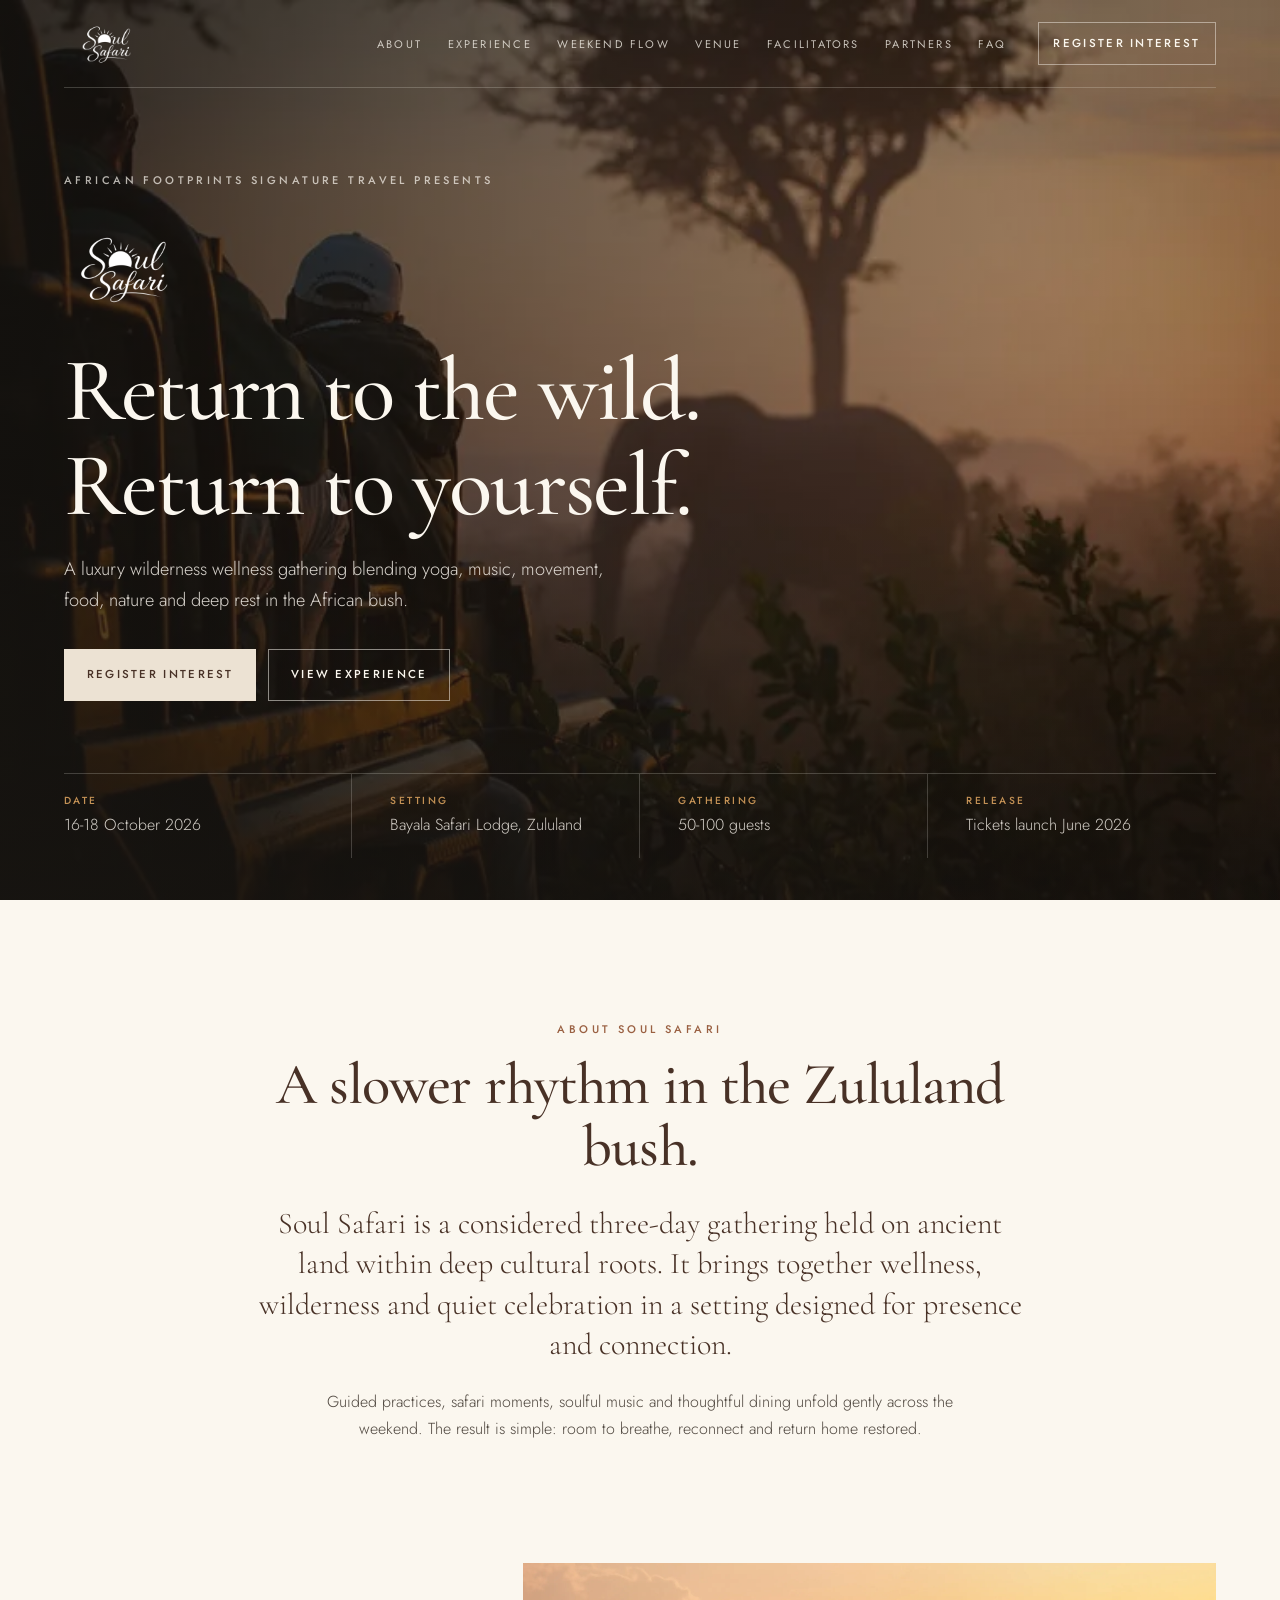
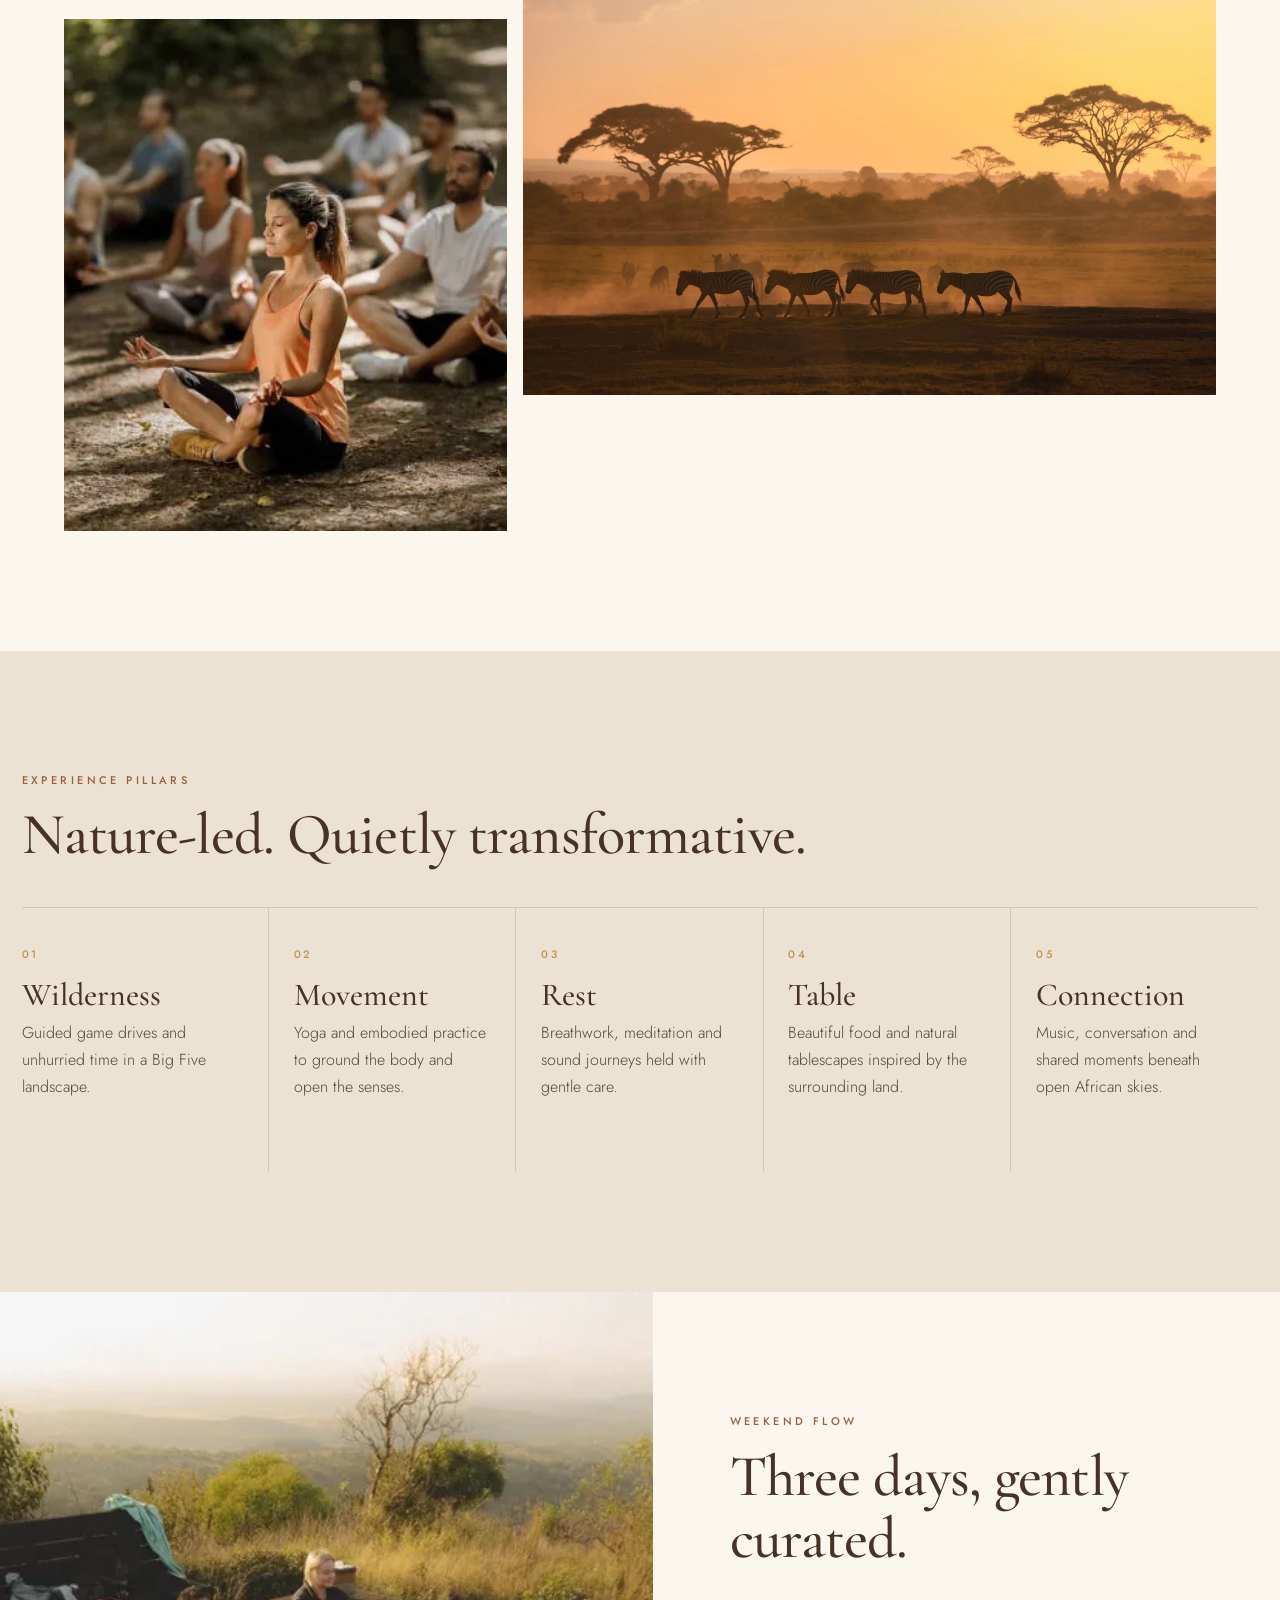
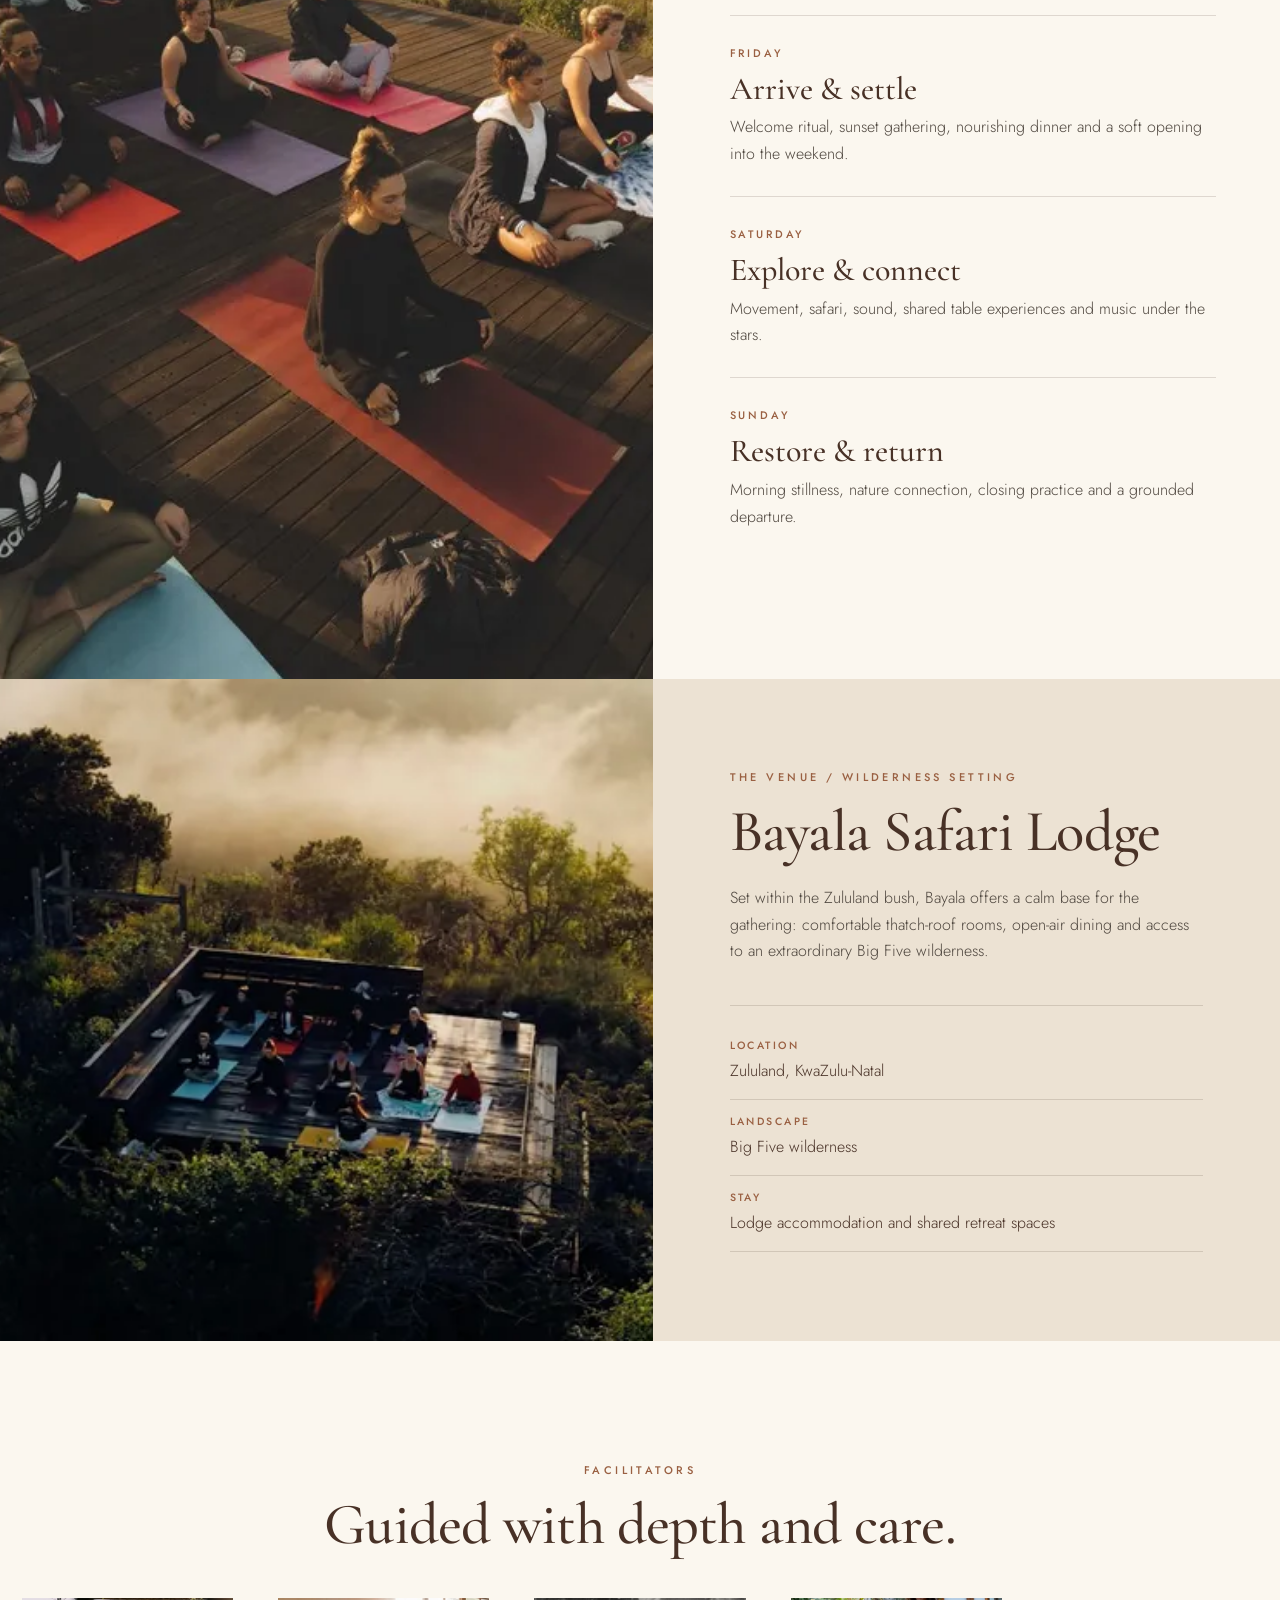
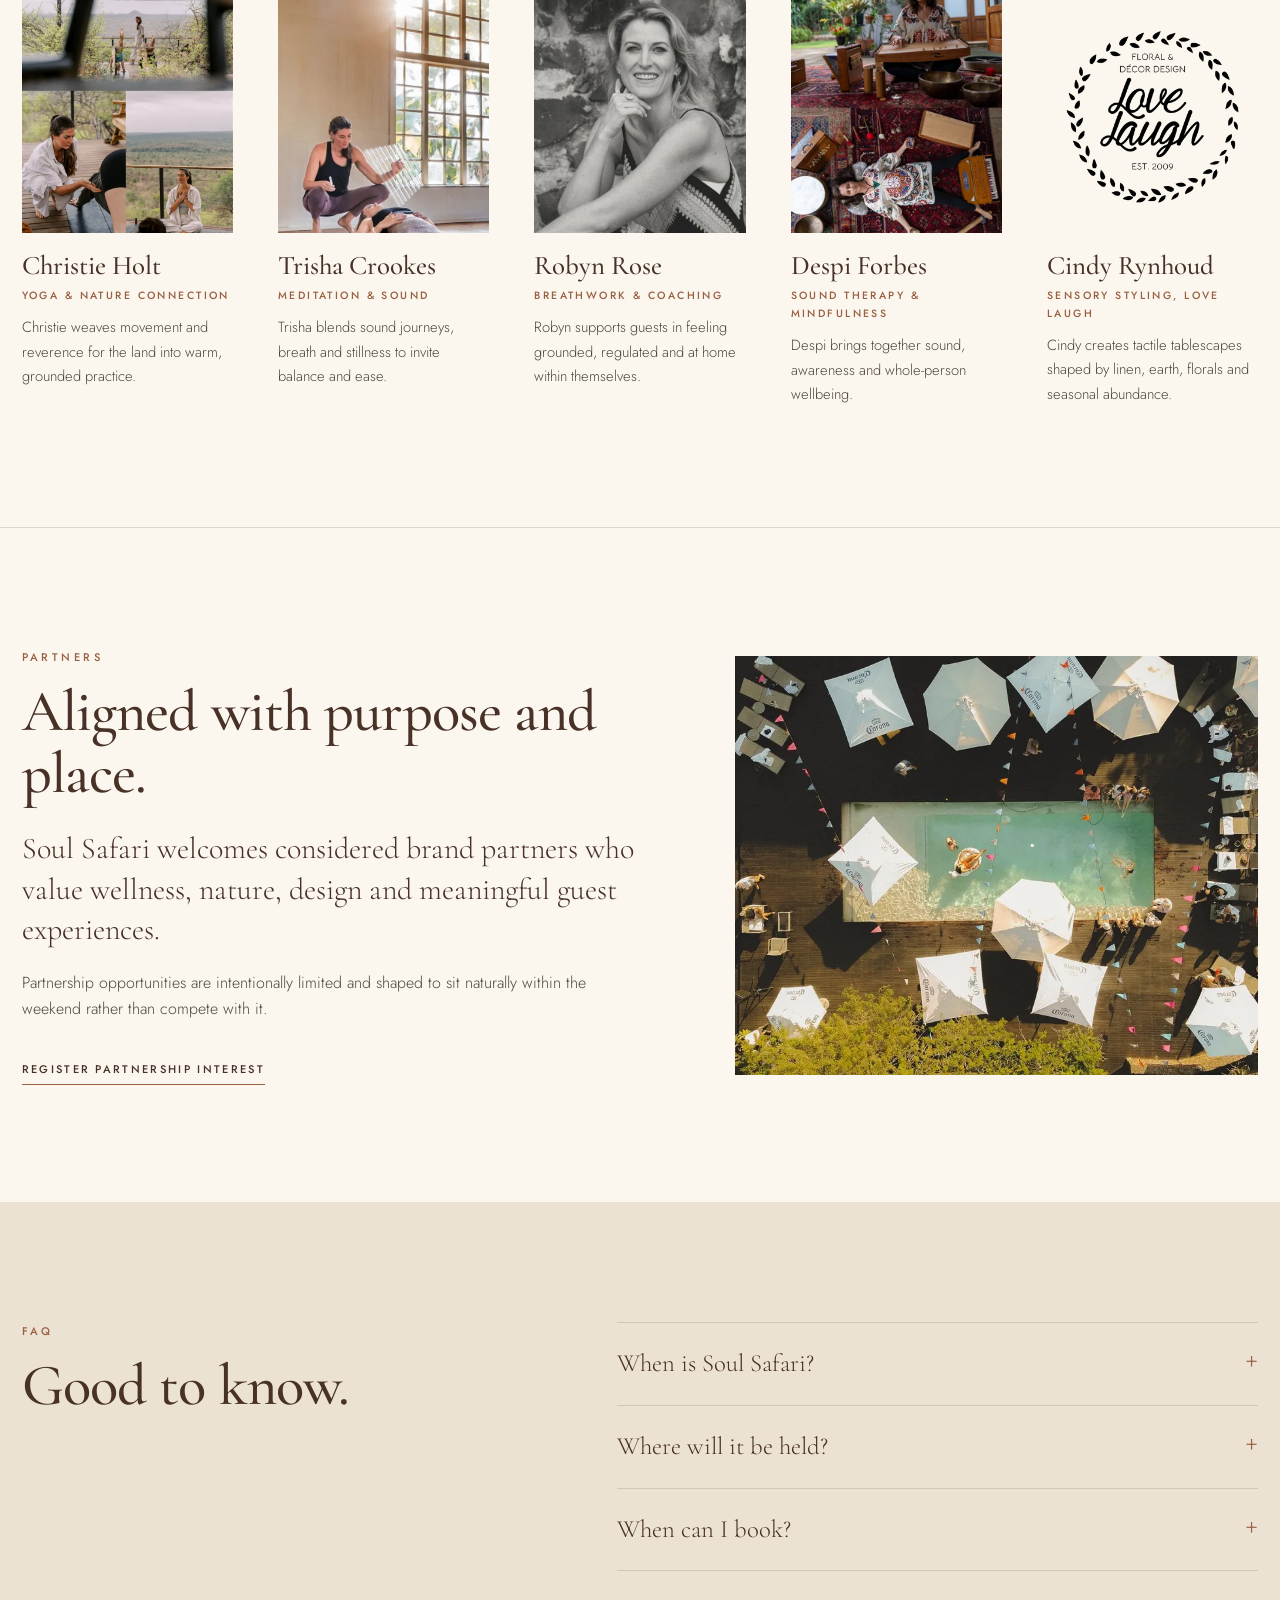
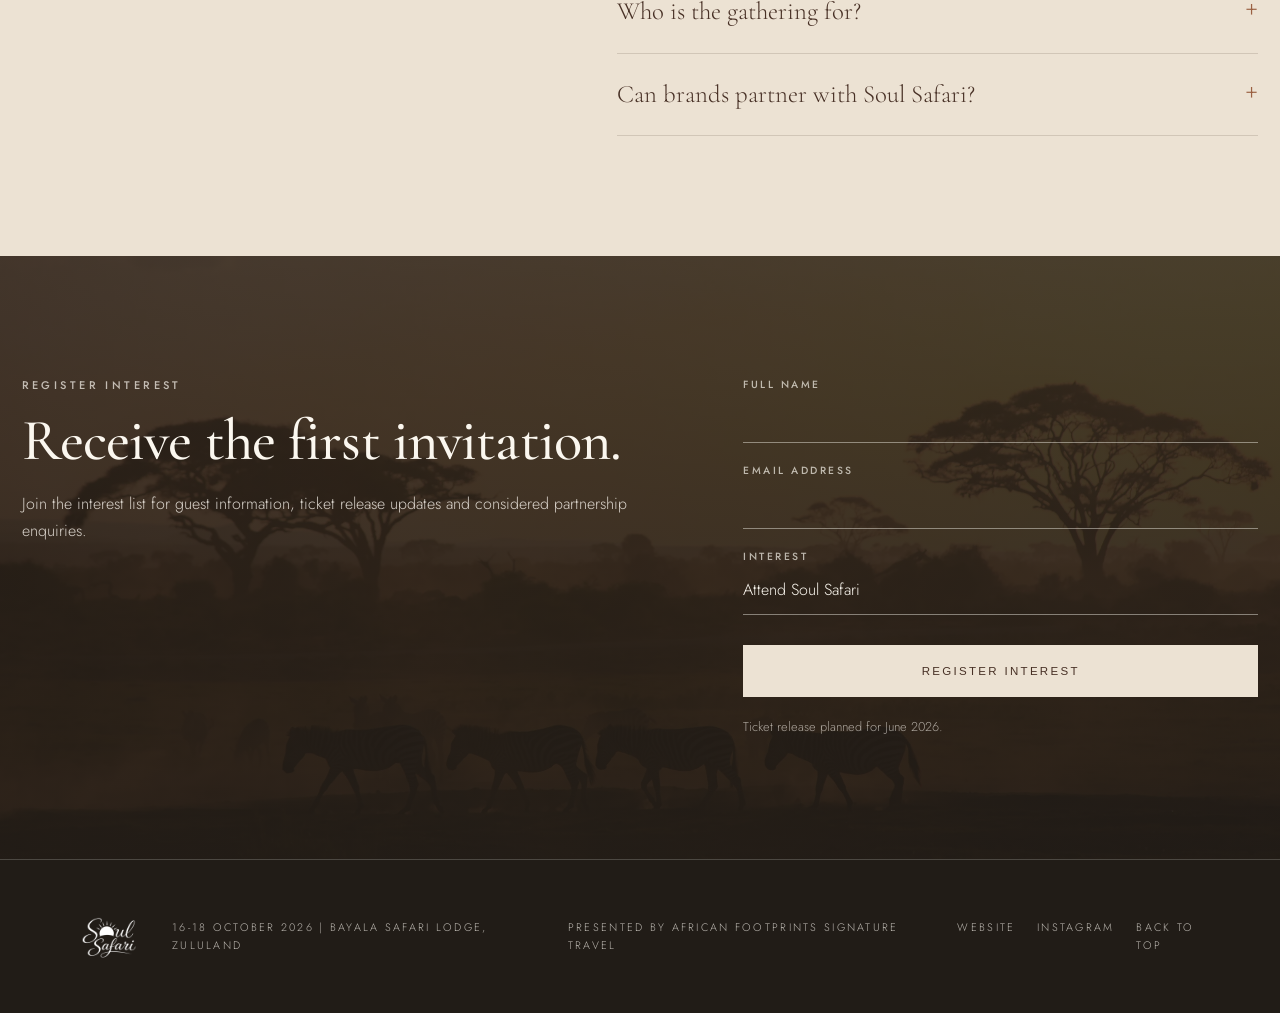
<file: index.html>
<!doctype html>
<html lang="en">
  <head>
    <meta charset="UTF-8" />
    <meta name="viewport" content="width=device-width, initial-scale=1" />
    <meta name="theme-color" content="#211c17" />
    <meta name="description" content="Soul Safari is a luxury wilderness wellness gathering at Bayala Safari Lodge, Zululand, from 16-18 October 2026." />
    <title>Soul Safari | Luxury Wilderness Wellness Gathering | October 2026</title>
    <link rel="manifest" href="manifest.json" />
    <link rel="icon" href="soul-safari/icon-192.png" sizes="192x192" />
    <link rel="apple-touch-icon" href="soul-safari/icon-192.png" />
    <link rel="preconnect" href="https://fonts.googleapis.com" />
    <link rel="preconnect" href="https://fonts.gstatic.com" crossorigin />
    <link href="https://fonts.googleapis.com/css2?family=Cormorant+Garamond:wght@400;500;600&family=Jost:wght@300;400;500&display=swap" rel="stylesheet" />
    <link rel="stylesheet" href="styles.css?v=4" />
  </head>
  <body>
    <!-- WIX SECTION 01: HERO -->
    <header class="hero section-strip section-dark" id="top">
      <nav class="site-nav" aria-label="Homepage sections">
        <div class="nav-main">
          <a class="brand" href="#top" aria-label="Soul Safari home">
            <img src="soul-safari/logo.png" alt="Soul Safari" />
          </a>
          <a class="button button-nav" href="#register">Register Interest</a>
        </div>
        <div class="nav-links">
          <a href="#about">About</a>
          <a href="#experience">Experience</a>
          <a href="#flow">Weekend Flow</a>
          <a href="#venue">Venue</a>
          <a href="#facilitators">Facilitators</a>
          <a href="#partners">Partners</a>
          <a href="#faq">FAQ</a>
        </div>
      </nav>
      <div class="hero-background" aria-hidden="true"></div>
      <div class="content hero-content">
        <p class="eyebrow">African Footprints Signature Travel presents</p>
        <img class="hero-mark" src="soul-safari/logo.png" alt="Soul Safari" />
        <h1>Return to the wild.<br />Return to yourself.</h1>
        <p class="hero-subline">
          A luxury wilderness wellness gathering blending yoga, music, movement,
          food, nature and deep rest in the African bush.
        </p>
        <div class="button-row">
          <a class="button button-primary" href="#register">Register Interest</a>
          <a class="button button-outline" href="#experience">View Experience</a>
        </div>
      </div>
      <div class="hero-details">
        <p><span>Date</span>16-18 October 2026</p>
        <p><span>Setting</span>Bayala Safari Lodge, Zululand</p>
        <p><span>Gathering</span>50-100 guests</p>
        <p><span>Release</span>Tickets launch June 2026</p>
      </div>
    </header>

    <main>
      <!-- WIX SECTION 02: ABOUT SOUL SAFARI -->
      <section class="section-strip about" id="about">
        <div class="content content-narrow">
          <p class="eyebrow eyebrow-earth">About Soul Safari</p>
          <h2>A slower rhythm in the Zululand bush.</h2>
          <p class="lead-copy">
            Soul Safari is a considered three-day gathering held on ancient land
            within deep cultural roots. It brings together wellness, wilderness
            and quiet celebration in a setting designed for presence and connection.
          </p>
          <p class="body-copy">
            Guided practices, safari moments, soulful music and thoughtful dining
            unfold gently across the weekend. The result is simple: room to breathe,
            reconnect and return home restored.
          </p>
        </div>
        <div class="editorial-pair">
          <img src="soul-safari/movement-circle.webp" alt="Guests gathered for a guided movement practice outdoors" />
          <img src="soul-safari/sunset-safari.webp" alt="Wildlife crossing the landscape at sunset in Zululand" />
        </div>
      </section>

      <!-- WIX SECTION 03: EXPERIENCE PILLARS -->
      <section class="section-strip pillars" id="experience">
        <div class="content">
          <div class="section-intro">
            <p class="eyebrow eyebrow-earth">Experience Pillars</p>
            <h2>Nature-led. Quietly transformative.</h2>
          </div>
          <div class="pillar-list">
            <article>
              <span>01</span>
              <h3>Wilderness</h3>
              <p>Guided game drives and unhurried time in a Big Five landscape.</p>
            </article>
            <article>
              <span>02</span>
              <h3>Movement</h3>
              <p>Yoga and embodied practice to ground the body and open the senses.</p>
            </article>
            <article>
              <span>03</span>
              <h3>Rest</h3>
              <p>Breathwork, meditation and sound journeys held with gentle care.</p>
            </article>
            <article>
              <span>04</span>
              <h3>Table</h3>
              <p>Beautiful food and natural tablescapes inspired by the surrounding land.</p>
            </article>
            <article>
              <span>05</span>
              <h3>Connection</h3>
              <p>Music, conversation and shared moments beneath open African skies.</p>
            </article>
          </div>
        </div>
      </section>

      <!-- WIX SECTION 04: WEEKEND FLOW -->
      <section class="section-strip flow" id="flow">
        <div class="flow-image">
          <img src="soul-safari/ritual-mats.webp" alt="Wellness mats overlooking the bush" />
        </div>
        <div class="content flow-content">
          <p class="eyebrow eyebrow-earth">Weekend Flow</p>
          <h2>Three days, gently curated.</h2>
          <div class="day-list">
            <article>
              <p class="day">Friday</p>
              <h3>Arrive & settle</h3>
              <p>Welcome ritual, sunset gathering, nourishing dinner and a soft opening into the weekend.</p>
            </article>
            <article>
              <p class="day">Saturday</p>
              <h3>Explore & connect</h3>
              <p>Movement, safari, sound, shared table experiences and music under the stars.</p>
            </article>
            <article>
              <p class="day">Sunday</p>
              <h3>Restore & return</h3>
              <p>Morning stillness, nature connection, closing practice and a grounded departure.</p>
            </article>
          </div>
        </div>
      </section>

      <!-- WIX SECTION 05: VENUE / WILDERNESS SETTING -->
      <section class="section-strip venue" id="venue">
        <div class="venue-image">
          <img src="soul-safari/bayala-aerial.webp" alt="Bayala Safari Lodge surrounded by wilderness" />
        </div>
        <div class="venue-copy">
          <p class="eyebrow eyebrow-earth">The Venue / Wilderness Setting</p>
          <h2>Bayala Safari Lodge</h2>
          <p>
            Set within the Zululand bush, Bayala offers a calm base for the
            gathering: comfortable thatch-roof rooms, open-air dining and access
            to an extraordinary Big Five wilderness.
          </p>
          <dl>
            <div><dt>Location</dt><dd>Zululand, KwaZulu-Natal</dd></div>
            <div><dt>Landscape</dt><dd>Big Five wilderness</dd></div>
            <div><dt>Stay</dt><dd>Lodge accommodation and shared retreat spaces</dd></div>
          </dl>
        </div>
      </section>

      <!-- WIX SECTION 06: FACILITATORS -->
      <section class="section-strip facilitators" id="facilitators">
        <div class="content">
          <div class="section-intro centered">
            <p class="eyebrow eyebrow-earth">Facilitators</p>
            <h2>Guided with depth and care.</h2>
          </div>
          <div class="facilitator-list">
            <article>
              <img src="soul-safari/christie-holt.webp" alt="Quiet yoga practice in a natural studio" />
              <h3>Christie Holt</h3>
              <p class="descriptor">Yoga & nature connection</p>
              <p>Christie weaves movement and reverence for the land into warm, grounded practice.</p>
            </article>
            <article>
              <img src="soul-safari/trisha-crookes.webp" alt="A seated meditation practice" />
              <h3>Trisha Crookes</h3>
              <p class="descriptor">Meditation & sound</p>
              <p>Trisha blends sound journeys, breath and stillness to invite balance and ease.</p>
            </article>
            <article>
              <img src="soul-safari/robyn-rose.webp" alt="Robyn Rose" />
              <h3>Robyn Rose</h3>
              <p class="descriptor">Breathwork & coaching</p>
              <p>Robyn supports guests in feeling grounded, regulated and at home within themselves.</p>
            </article>
            <article>
              <img src="soul-safari/despi-forbes.webp" alt="A sound and stillness setting" />
              <h3>Despi Forbes</h3>
              <p class="descriptor">Sound therapy & mindfulness</p>
              <p>Despi brings together sound, awareness and whole-person wellbeing.</p>
            </article>
            <article>
              <img src="soul-safari/cindy-rynhoud.png" alt="Cindy Rynhoud" />
              <h3>Cindy Rynhoud</h3>
              <p class="descriptor">Sensory styling, Love Laugh</p>
              <p>Cindy creates tactile tablescapes shaped by linen, earth, florals and seasonal abundance.</p>
            </article>
          </div>
        </div>
      </section>

      <!-- WIX SECTION 07: PARTNERS -->
      <section class="section-strip partners" id="partners">
        <div class="content partners-grid">
          <div>
            <p class="eyebrow eyebrow-earth">Partners</p>
            <h2>Aligned with purpose and place.</h2>
            <p class="lead-copy">
              Soul Safari welcomes considered brand partners who value wellness,
              nature, design and meaningful guest experiences.
            </p>
            <p class="body-copy">
              Partnership opportunities are intentionally limited and shaped to
              sit naturally within the weekend rather than compete with it.
            </p>
            <a class="text-link" href="#register">Register partnership interest</a>
          </div>
          <img src="soul-safari/sensory-table.webp" alt="Earth-toned table setting inspired by nature" />
        </div>
      </section>

      <!-- WIX SECTION 08: FAQ -->
      <section class="section-strip faq" id="faq">
        <div class="content faq-grid">
          <div>
            <p class="eyebrow eyebrow-earth">FAQ</p>
            <h2>Good to know.</h2>
          </div>
          <div class="faq-list">
            <details>
              <summary>When is Soul Safari?</summary>
              <p>Soul Safari takes place from Friday 16 October to Sunday 18 October 2026.</p>
            </details>
            <details>
              <summary>Where will it be held?</summary>
              <p>The gathering will be hosted at Bayala Safari Lodge in Zululand, KwaZulu-Natal.</p>
            </details>
            <details>
              <summary>When can I book?</summary>
              <p>Ticket release is planned for June 2026. Register interest to receive first details.</p>
            </details>
            <details>
              <summary>Who is the gathering for?</summary>
              <p>It is created for guests drawn to nature, wellbeing, beautiful food, music and considered travel.</p>
            </details>
            <details>
              <summary>Can brands partner with Soul Safari?</summary>
              <p>Yes. A small number of aligned partnership opportunities will be considered.</p>
            </details>
          </div>
        </div>
      </section>

      <!-- WIX SECTION 09: REGISTER INTEREST -->
      <section class="section-strip register section-dark" id="register">
        <div class="register-background" aria-hidden="true"></div>
        <div class="content register-grid">
          <div>
            <p class="eyebrow">Register Interest</p>
            <h2>Receive the first invitation.</h2>
            <p>
              Join the interest list for guest information, ticket release updates
              and considered partnership enquiries.
            </p>
          </div>
          <form class="interest-form" id="interestForm">
            <label>
              <span>Full name</span>
              <input type="text" name="name" autocomplete="name" required />
            </label>
            <label>
              <span>Email address</span>
              <input type="email" name="email" autocomplete="email" required />
            </label>
            <label>
              <span>Interest</span>
              <select name="interest">
                <option>Attend Soul Safari</option>
                <option>Partnership enquiry</option>
                <option>Press or media</option>
              </select>
            </label>
            <button class="button button-primary" type="submit">Register Interest</button>
            <p class="form-note" id="formMessage">Ticket release planned for June 2026.</p>
          </form>
        </div>
      </section>
    </main>

    <!-- WIX SECTION 10: FOOTER -->
    <footer class="footer section-dark">
      <img src="soul-safari/logo.png" alt="Soul Safari" />
      <p>16-18 October 2026 | Bayala Safari Lodge, Zululand</p>
      <p>Presented by African Footprints Signature Travel</p>
      <div class="footer-links">
        <a href="https://www.ourafricanfootprints.com" target="_blank" rel="noreferrer">Website</a>
        <a href="https://www.instagram.com/africanfootprintstravel/" target="_blank" rel="noreferrer">Instagram</a>
        <a href="#top">Back to top</a>
      </div>
    </footer>
    <script src="app.js?v=5"></script>
  </body>
</html>
</file>
<file: styles.css>
:root {
  --ivory: #fbf7ef;
  --sand: #ece2d3;
  --charcoal: #211c17;
  --olive: #626553;
  --clay: #9a6042;
  --gold: #c39155;
  --brown: #483126;
  --text: #4f473f;
  --line: rgba(72, 49, 38, 0.16);
  --line-light: rgba(251, 247, 239, 0.2);
  --display: "Cormorant Garamond", Georgia, serif;
  --body: "Jost", Arial, sans-serif;
}

*,
*::before,
*::after {
  box-sizing: border-box;
}

html {
  scroll-behavior: smooth;
}

body {
  margin: 0;
  background: var(--ivory);
  color: var(--text);
  font: 300 1rem/1.68 var(--body);
}

img {
  display: block;
  max-width: 100%;
}

a {
  color: inherit;
  text-decoration: none;
}

p,
h1,
h2,
h3,
dl,
dd,
figure {
  margin: 0;
}

h1,
h2,
h3 {
  color: var(--brown);
  font-family: var(--display);
  font-weight: 500;
  line-height: 1.06;
}

h1 {
  color: var(--ivory);
  font-size: clamp(3.15rem, 16vw, 4.2rem);
  letter-spacing: -0.02em;
}

h2 {
  font-size: clamp(2.65rem, 13vw, 3.65rem);
  letter-spacing: -0.015em;
}

h3 {
  font-size: 2rem;
}

.section-strip {
  scroll-margin-top: 1rem;
}

.section-dark {
  background-color: var(--charcoal);
  color: rgba(251, 247, 239, 0.82);
}

.content {
  margin: 0 auto;
  max-width: 80rem;
  padding: clamp(4.8rem, 18vw, 7.5rem) 1.35rem;
}

.content-narrow {
  max-width: 51rem;
  text-align: center;
}

.eyebrow {
  color: rgba(251, 247, 239, 0.7);
  font-size: 0.69rem;
  font-weight: 500;
  letter-spacing: 0.31em;
  text-transform: uppercase;
}

.eyebrow-earth {
  color: var(--clay);
}

.lead-copy {
  color: var(--brown);
  font-family: var(--display);
  font-size: clamp(1.48rem, 6vw, 1.88rem);
  line-height: 1.34;
}

.body-copy {
  color: var(--text);
}

.button {
  align-items: center;
  border: 1px solid transparent;
  display: inline-flex;
  font-size: 0.72rem;
  font-weight: 500;
  justify-content: center;
  letter-spacing: 0.2em;
  min-height: 3.25rem;
  padding: 0 1.35rem;
  text-transform: uppercase;
  transition: background-color 180ms ease, color 180ms ease, transform 180ms ease;
}

.button:focus-visible,
.button:hover {
  transform: translateY(-1px);
}

.button-primary {
  background: var(--sand);
  color: var(--brown);
}

.button-outline {
  border-color: rgba(251, 247, 239, 0.52);
  color: var(--ivory);
}

.button-nav {
  border-color: rgba(251, 247, 239, 0.46);
  color: var(--ivory);
  flex-shrink: 0;
  min-height: 2.7rem;
  padding: 0 0.9rem;
}

.hero {
  min-height: 100svh;
  overflow: hidden;
  padding: 0 1.1rem;
  position: relative;
}

.hero-background {
  background:
    linear-gradient(180deg, rgba(25, 22, 18, 0.43) 0%, rgba(25, 22, 18, 0.63) 52%, rgba(25, 22, 18, 0.91) 100%),
    url("soul-safari/elephant-drive.webp") 63% center / cover;
  inset: 0;
  position: absolute;
}

.site-nav {
  border-bottom: 1px solid var(--line-light);
  left: 1.1rem;
  padding: 0.8rem 0 0.7rem;
  position: absolute;
  right: 1.1rem;
  top: 0;
  z-index: 2;
}

.nav-main {
  align-items: center;
  display: flex;
  justify-content: space-between;
}

.brand img {
  filter: brightness(0) invert(1);
  height: 3.65rem;
  object-fit: contain;
  width: 4.6rem;
}

.nav-links {
  -webkit-overflow-scrolling: touch;
  display: flex;
  gap: 1.4rem;
  margin-top: 0.72rem;
  overflow-x: auto;
  padding: 0.15rem 0 0.1rem;
  scrollbar-width: none;
  white-space: nowrap;
}

.nav-links::-webkit-scrollbar {
  display: none;
}

.nav-links a {
  color: rgba(251, 247, 239, 0.75);
  font-size: 0.69rem;
  font-weight: 400;
  letter-spacing: 0.2em;
  text-transform: uppercase;
}

.hero-content {
  margin: 0;
  max-width: 43rem;
  padding: clamp(11.2rem, 34vh, 15rem) 0 clamp(2.5rem, 10vw, 3.5rem);
  position: relative;
  z-index: 1;
}

.hero-mark {
  filter: brightness(0) invert(1);
  height: 6.2rem;
  margin: 1.15rem 0 1rem;
  object-fit: contain;
  object-position: left;
  width: 8.2rem;
}

.hero-subline {
  color: rgba(251, 247, 239, 0.84);
  margin-top: 1.25rem;
  max-width: 35rem;
}

.button-row {
  display: flex;
  flex-direction: column;
  gap: 0.75rem;
  margin-top: 2.1rem;
}

.hero-details {
  border-top: 1px solid var(--line-light);
  display: grid;
  gap: 0;
  grid-template-columns: 1fr 1fr;
  position: relative;
  z-index: 1;
}

.hero-details p {
  border-bottom: 1px solid var(--line-light);
  padding: 0.9rem 0.4rem 0.9rem 0;
}

.hero-details p:nth-child(odd) {
  border-right: 1px solid var(--line-light);
}

.hero-details p:nth-child(even) {
  padding-left: 0.9rem;
}

.hero-details span {
  color: var(--gold);
  display: block;
  font-size: 0.64rem;
  font-weight: 500;
  letter-spacing: 0.24em;
  margin-bottom: 0.2rem;
  text-transform: uppercase;
}

.about h2 {
  margin: 0.95rem 0 1.65rem;
}

.about .body-copy {
  margin: 1.5rem auto 0;
  max-width: 43rem;
}

.editorial-pair {
  display: grid;
  gap: 1rem;
  margin: 0 auto;
  max-width: 80rem;
  padding: 0 1.35rem clamp(4.8rem, 18vw, 7.5rem);
}

.editorial-pair img {
  height: clamp(18rem, 90vw, 27rem);
  object-fit: cover;
  width: 100%;
}

.pillars {
  background: var(--sand);
}

.section-intro h2 {
  margin: 0.9rem 0 2.6rem;
}

.pillar-list {
  border-top: 1px solid var(--line);
}

.pillar-list article {
  border-bottom: 1px solid var(--line);
  padding: 1.8rem 0;
}

.pillar-list span {
  color: var(--gold);
  font-size: 0.68rem;
  font-weight: 500;
  letter-spacing: 0.25em;
}

.pillar-list h3 {
  margin: 0.65rem 0 0.55rem;
}

.flow-image img {
  height: clamp(20rem, 72vw, 31rem);
  object-fit: cover;
  width: 100%;
}

.flow-content h2 {
  margin: 0.95rem 0 2.8rem;
}

.day-list article {
  border-top: 1px solid var(--line);
  padding: 1.75rem 0;
}

.day {
  color: var(--clay);
  font-size: 0.68rem;
  font-weight: 500;
  letter-spacing: 0.26em;
  margin-bottom: 0.6rem;
  text-transform: uppercase;
}

.day-list h3 {
  margin-bottom: 0.55rem;
}

.venue {
  background: var(--sand);
}

.venue-image img {
  height: clamp(21rem, 74vw, 34rem);
  object-fit: cover;
  width: 100%;
}

.venue-copy {
  padding: clamp(3.5rem, 16vw, 6rem) 1.35rem clamp(4.8rem, 18vw, 7.5rem);
}

.venue-copy h2 {
  margin: 0.9rem 0 1.35rem;
}

.venue-copy dl {
  border-top: 1px solid var(--line);
  margin-top: 2.5rem;
  padding-top: 1.1rem;
}

.venue-copy dl div {
  border-bottom: 1px solid var(--line);
  padding: 0.85rem 0;
}

.venue-copy dt {
  color: var(--clay);
  font-size: 0.66rem;
  font-weight: 500;
  letter-spacing: 0.23em;
  text-transform: uppercase;
}

.venue-copy dd {
  color: var(--brown);
  margin-top: 0.2rem;
}

.centered {
  text-align: center;
}

.facilitator-list {
  display: grid;
  gap: 2.8rem;
}

.facilitator-list article img {
  aspect-ratio: 0.9;
  margin-bottom: 1.2rem;
  object-fit: cover;
  width: 100%;
}

.facilitator-list h3 {
  margin-bottom: 0.4rem;
}

.descriptor {
  color: var(--clay);
  font-size: 0.66rem;
  font-weight: 500;
  letter-spacing: 0.23em;
  margin-bottom: 0.65rem;
  text-transform: uppercase;
}

.partners {
  border-top: 1px solid var(--line);
}

.partners-grid h2 {
  margin: 0.9rem 0 1.55rem;
}

.partners-grid .body-copy {
  margin: 1.2rem 0 2rem;
}

.partners-grid img {
  margin-top: 3.2rem;
  max-height: 38rem;
  object-fit: cover;
  width: 100%;
}

.text-link {
  border-bottom: 1px solid var(--clay);
  color: var(--brown);
  font-size: 0.69rem;
  font-weight: 500;
  letter-spacing: 0.21em;
  padding-bottom: 0.4rem;
  text-transform: uppercase;
}

.faq {
  background: var(--sand);
}

.faq-grid h2 {
  margin: 0.9rem 0 2.7rem;
}

.faq-list details {
  border-top: 1px solid var(--line);
  padding: 1.25rem 0;
}

.faq-list details:last-child {
  border-bottom: 1px solid var(--line);
}

.faq-list summary {
  color: var(--brown);
  cursor: pointer;
  font-family: var(--display);
  font-size: 1.55rem;
  list-style: none;
  padding-right: 2rem;
  position: relative;
}

.faq-list summary::-webkit-details-marker {
  display: none;
}

.faq-list summary::after {
  color: var(--clay);
  content: "+";
  font: 300 1.4rem var(--body);
  position: absolute;
  right: 0;
  top: 0;
}

.faq-list details[open] summary::after {
  content: "-";
}

.faq-list details p {
  padding: 0.8rem 1.5rem 0 0;
}

.register {
  position: relative;
}

.register-background {
  background:
    linear-gradient(rgba(33, 28, 23, 0.82), rgba(33, 28, 23, 0.92)),
    url("soul-safari/sunset-safari.webp") center / cover;
  inset: 0;
  position: absolute;
}

.register-grid {
  position: relative;
  z-index: 1;
}

.register h2 {
  color: var(--ivory);
  margin: 0.95rem 0 1.2rem;
}

.interest-form {
  display: grid;
  gap: 1.2rem;
  margin-top: 3rem;
}

.interest-form label span {
  color: rgba(251, 247, 239, 0.68);
  display: block;
  font-size: 0.65rem;
  font-weight: 500;
  letter-spacing: 0.24em;
  margin-bottom: 0.42rem;
  text-transform: uppercase;
}

.interest-form input,
.interest-form select {
  -webkit-appearance: none;
  appearance: none;
  background: transparent;
  border: 0;
  border-bottom: 1px solid rgba(251, 247, 239, 0.44);
  border-radius: 0;
  color: var(--ivory);
  font: 300 1rem var(--body);
  padding: 0.35rem 0 0.8rem;
  width: 100%;
}

.interest-form option {
  color: var(--charcoal);
}

.interest-form .button {
  border: 0;
  cursor: pointer;
  margin-top: 0.7rem;
  width: 100%;
}

.form-note {
  color: rgba(251, 247, 239, 0.62);
  font-size: 0.8rem;
  min-height: 1.4rem;
}

.footer {
  border-top: 1px solid var(--line-light);
  display: grid;
  gap: 1.15rem;
  justify-items: center;
  padding: 2.5rem 1.35rem;
  text-align: center;
}

.footer img {
  filter: brightness(0) invert(1);
  height: 4.6rem;
  object-fit: contain;
  width: 5.8rem;
}

.footer p,
.footer-links a {
  color: rgba(251, 247, 239, 0.7);
  font-size: 0.68rem;
  letter-spacing: 0.21em;
  text-transform: uppercase;
}

.footer-links {
  display: flex;
  gap: 1.35rem;
}

@media (min-width: 560px) {
  .button-row {
    flex-direction: row;
  }

  .editorial-pair {
    grid-template-columns: 0.78fr 1.22fr;
  }

  .editorial-pair img:first-child {
    height: 32rem;
    margin-top: 3.5rem;
  }

  .facilitator-list {
    grid-template-columns: repeat(2, 1fr);
  }
}

@media (min-width: 800px) {
  .hero {
    padding: 0 clamp(2.5rem, 5vw, 4.5rem);
  }

  .hero-background {
    background:
      linear-gradient(90deg, rgba(25, 22, 18, 0.75), rgba(25, 22, 18, 0.21)),
      linear-gradient(0deg, rgba(25, 22, 18, 0.58), transparent 44%),
      url("soul-safari/elephant-drive.webp") center / cover;
  }

  .hero-content {
    padding: clamp(10rem, 19vh, 14rem) 0 clamp(4.2rem, 8vh, 6rem);
  }

  .hero-mark {
    height: 7.5rem;
    width: 10rem;
  }

  h1 {
    font-size: clamp(4.3rem, 7vw, 5.9rem);
  }

  .hero-subline {
    font-size: 1.14rem;
  }

  .hero-details {
    grid-template-columns: repeat(4, 1fr);
  }

  .hero-details p,
  .hero-details p:nth-child(even) {
    border-bottom: 0;
    border-right: 1px solid var(--line-light);
    padding: 1.15rem clamp(1.3rem, 3vw, 2.5rem);
  }

  .hero-details p:first-child {
    padding-left: 0;
  }

  .hero-details p:last-child {
    border-right: 0;
  }

  .editorial-pair {
    padding-left: clamp(2.5rem, 5vw, 4.5rem);
    padding-right: clamp(2.5rem, 5vw, 4.5rem);
  }

  .pillar-list {
    display: grid;
    grid-template-columns: repeat(5, 1fr);
  }

  .pillar-list article {
    border-bottom: 0;
    border-right: 1px solid var(--line);
    min-height: 16.5rem;
    padding: 2rem clamp(1rem, 2vw, 1.55rem);
  }

  .pillar-list article:first-child {
    padding-left: 0;
  }

  .pillar-list article:last-child {
    border-right: 0;
  }

  .flow {
    align-items: stretch;
    display: grid;
    grid-template-columns: 1.02fr 0.98fr;
  }

  .flow-image img {
    height: 100%;
    min-height: 42rem;
  }

  .flow-content {
    margin: 0;
    padding-left: clamp(3rem, 6vw, 5.7rem);
    padding-right: clamp(2.5rem, 5vw, 4.5rem);
  }

  .venue {
    align-items: stretch;
    display: grid;
    grid-template-columns: 1.02fr 0.98fr;
  }

  .venue-image img {
    height: 100%;
    min-height: 41rem;
  }

  .venue-copy {
    align-content: center;
    display: grid;
    padding: clamp(4rem, 7vw, 6.5rem) clamp(3rem, 6vw, 5.4rem);
  }

  .partners-grid {
    align-items: center;
    display: grid;
    gap: clamp(3rem, 7vw, 7rem);
    grid-template-columns: 1fr 0.84fr;
  }

  .partners-grid img {
    margin-top: 0;
  }

  .faq-grid {
    display: grid;
    gap: clamp(4rem, 9vw, 9rem);
    grid-template-columns: 0.75fr 1fr;
  }

  .register-grid {
    align-items: start;
    display: grid;
    gap: clamp(4rem, 9vw, 9rem);
    grid-template-columns: 1fr 0.85fr;
  }

  .interest-form {
    margin-top: 0;
  }

  .footer {
    align-items: center;
    display: flex;
    justify-content: space-between;
    padding-left: clamp(2.5rem, 5vw, 4.5rem);
    padding-right: clamp(2.5rem, 5vw, 4.5rem);
    text-align: left;
  }
}

@media (min-width: 1100px) {
  .site-nav {
    align-items: center;
    display: flex;
    gap: 2rem;
    height: 5.5rem;
    left: clamp(2.5rem, 5vw, 4.5rem);
    padding: 0;
    right: clamp(2.5rem, 5vw, 4.5rem);
  }

  .nav-main {
    display: contents;
  }

  .brand img {
    height: 4.2rem;
    width: 5.3rem;
  }

  .nav-links {
    gap: clamp(1rem, 2vw, 2.1rem);
    margin: 0 0 0 auto;
    overflow: visible;
  }

  .button-nav {
    order: 3;
  }

  .facilitator-list {
    grid-template-columns: repeat(5, 1fr);
  }

  .facilitator-list h3 {
    font-size: clamp(1.6rem, 2.1vw, 2rem);
  }

  .facilitator-list article p:last-child {
    font-size: 0.92rem;
  }
}
</file>
